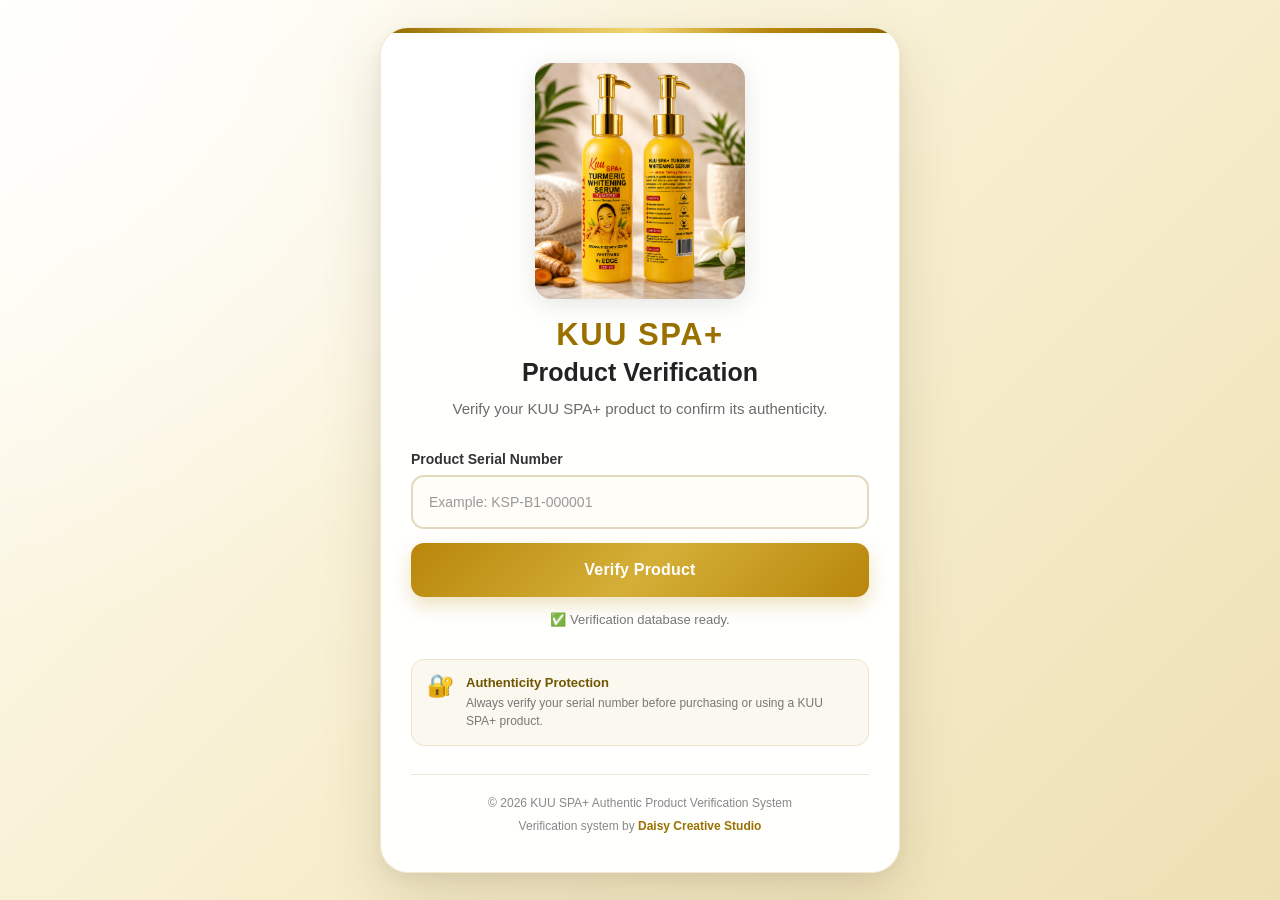
<file: index.html>
<!DOCTYPE html><html lang="en">
<head>
    <meta charset="UTF-8">
    <meta name="viewport" content="width=device-width, initial-scale=1.0"><title>KUU SPA+ Product Verification</title>

<meta name="description" content="Official KUU SPA+ product authenticity verification system.">
<meta name="theme-color" content="#b8860b">

<link rel="stylesheet" href="styles.css">

</head><body><main class="container">

    <section class="verification-card">

        <!-- Brand -->
        <header class="brand-section">

            <img
                class="logo"
                src="file_00000000366081f49e0c1df82b188d4a.png"
                alt="KUU SPA+ Turmeric Whitening Serum"
            >

            <div class="brand-name">KUU SPA+</div>

            <h1>Product Verification</h1>

            <p class="subtitle">
                Verify your KUU SPA+ product to confirm its authenticity.
            </p>

        </header>


        <!-- Verification Form -->
        <section class="verification-section">

            <label for="serial">
                Product Serial Number
            </label>

            <input
                id="serial"
                type="text"
                autocomplete="off"
                autocapitalize="characters"
                spellcheck="false"
                placeholder="Example: KSP-B1-000001"
                aria-label="Product Serial Number"
            >

            <button
                id="verifyButton"
                type="button"
                onclick="verifyProduct()"
            >
                <span id="buttonText">Verify Product</span>
            </button>

            <p id="status" class="status">
                Loading verification database...
            </p>

        </section>


        <!-- Verification Result -->
        <section
            id="result"
            aria-live="polite"
        ></section>


        <!-- Security Notice -->
        <div class="security-notice">

            <div class="security-icon">🔐</div>

            <div>
                <strong>Authenticity Protection</strong>

                <p>
                    Always verify your serial number before purchasing
                    or using a KUU SPA+ product.
                </p>
            </div>

        </div>


        <!-- Footer -->
        <footer class="footer">

            <p>
                © <span id="currentYear">2026</span>
                KUU SPA+ Authentic Product Verification System
            </p>

            <p class="powered-by">
                Verification system by
                <strong>Daisy Creative Studio</strong>
            </p>

        </footer>

    </section>

</main>


<!-- Verification Script -->
<script src="script.js"></script>

</body>
</html>
</file>
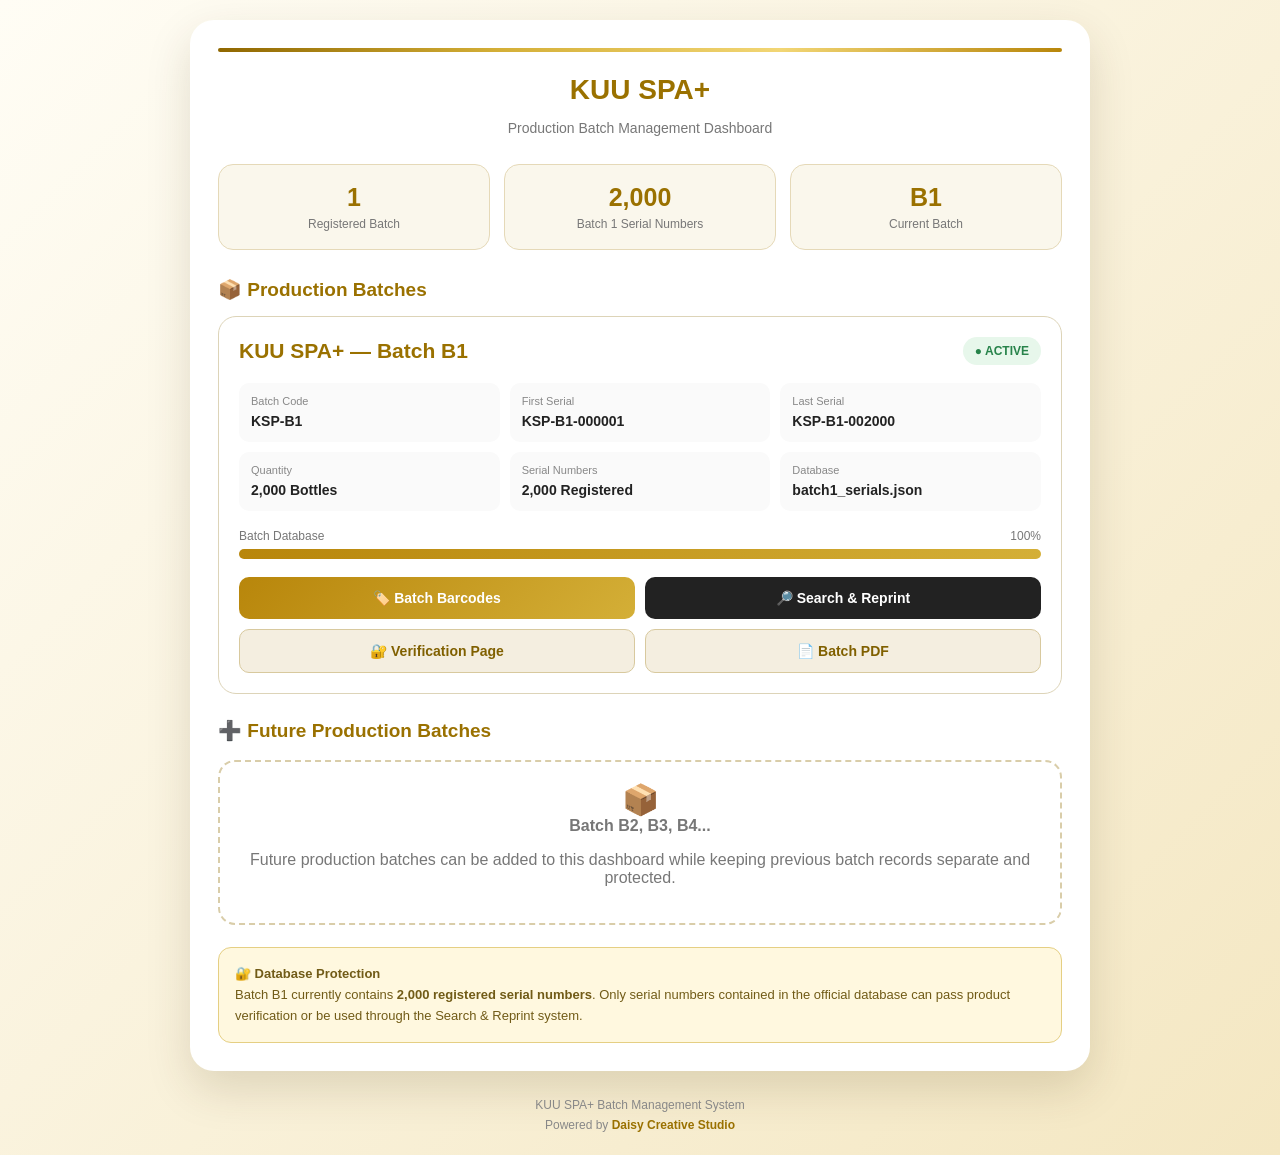
<file: batch-management.html>
<!DOCTYPE html>
<html lang="en">

<head>

<meta charset="UTF-8">

<meta name="viewport" content="width=device-width, initial-scale=1.0">

<title>KUU SPA+ Batch Management</title>

<style>

* {
    box-sizing: border-box;
}

body {
    margin: 0;
    min-height: 100vh;
    font-family: Arial, sans-serif;
    background: linear-gradient(135deg, #fffdf5, #f4e7c2);
    color: #222;
    padding: 20px;
}

.container {
    max-width: 900px;
    margin: auto;
}

.card {
    background: white;
    border-radius: 24px;
    padding: 28px;
    box-shadow: 0 18px 45px rgba(70,50,10,0.15);
}

.top-line {
    height: 4px;
    border-radius: 10px;
    margin-bottom: 22px;

    background: linear-gradient(
        90deg,
        #8f6700,
        #d4af37,
        #f2d675,
        #b8860b
    );
}

h1 {
    text-align: center;
    color: #9a7100;
    margin: 0 0 8px;
    font-size: 28px;
}

.subtitle {
    text-align: center;
    color: #777;
    font-size: 14px;
    margin-bottom: 28px;
}

.dashboard {
    display: grid;
    grid-template-columns: repeat(3, 1fr);
    gap: 14px;
    margin-bottom: 28px;
}

.stat {
    background: #faf7ec;
    border: 1px solid #e5d9b8;
    border-radius: 15px;
    padding: 18px;
    text-align: center;
}

.stat-number {
    font-size: 25px;
    font-weight: bold;
    color: #9a7100;
}

.stat-label {
    margin-top: 5px;
    font-size: 12px;
    color: #777;
}

.section-title {
    color: #9a7100;
    font-size: 19px;
    margin: 25px 0 12px;
}

.batch-card {
    border: 1px solid #ddd4b8;
    border-radius: 18px;
    padding: 20px;
    margin-top: 15px;
    background: #fff;
}

.batch-header {
    display: flex;
    justify-content: space-between;
    align-items: center;
    gap: 10px;
}

.batch-name {
    font-size: 21px;
    font-weight: bold;
    color: #9a7100;
}

.active {
    background: #e7f7eb;
    color: #27834a;
    padding: 7px 12px;
    border-radius: 20px;
    font-size: 12px;
    font-weight: bold;
}

.batch-info {
    display: grid;
    grid-template-columns: repeat(3, 1fr);
    gap: 10px;
    margin-top: 18px;
}

.info-box {
    background: #fafafa;
    border-radius: 10px;
    padding: 12px;
}

.info-title {
    display: block;
    color: #888;
    font-size: 11px;
    margin-bottom: 5px;
}

.info-value {
    font-size: 14px;
    font-weight: bold;
}

.progress-area {
    margin-top: 18px;
}

.progress-label {
    display: flex;
    justify-content: space-between;
    font-size: 12px;
    color: #777;
    margin-bottom: 6px;
}

.progress {
    height: 10px;
    background: #eee7d3;
    border-radius: 20px;
    overflow: hidden;
}

.progress-bar {
    width: 100%;
    height: 100%;
    background: linear-gradient(
        90deg,
        #b8860b,
        #d4af37
    );
}

.buttons {
    display: grid;
    grid-template-columns: 1fr 1fr;
    gap: 10px;
    margin-top: 18px;
}

button {
    border: none;
    border-radius: 10px;
    padding: 13px;
    font-size: 14px;
    font-weight: bold;
    cursor: pointer;
}

.primary {
    background: linear-gradient(
        135deg,
        #b8860b,
        #d4af37
    );
    color: white;
}

.dark {
    background: #222;
    color: white;
}

.secondary {
    background: #f4eee0;
    color: #806000;
    border: 1px solid #d8c99e;
}

.notice {
    margin-top: 22px;
    padding: 16px;
    border-radius: 13px;
    background: #fff8df;
    border: 1px solid #e5cf83;
    color: #715b17;
    font-size: 13px;
    line-height: 1.6;
}

.future {
    margin-top: 18px;
    padding: 20px;
    border: 2px dashed #d9cda9;
    border-radius: 17px;
    text-align: center;
    color: #777;
}

.future-icon {
    font-size: 30px;
}

.footer {
    text-align: center;
    margin-top: 25px;
    color: #888;
    font-size: 12px;
    line-height: 1.6;
}

.footer strong {
    color: #9a7100;
}

@media(max-width:650px) {

    body {
        padding: 12px;
    }

    .card {
        padding: 20px 15px;
    }

    .dashboard {
        grid-template-columns: 1fr 1fr;
    }

    .batch-info {
        grid-template-columns: 1fr;
    }

    .buttons {
        grid-template-columns: 1fr;
    }

    .batch-header {
        align-items: flex-start;
        flex-direction: column;
    }

}

</style>

</head>


<body>


<div class="container">


<div class="card">


<div class="top-line"></div>


<h1>KUU SPA+</h1>

<p class="subtitle">
Production Batch Management Dashboard
</p>


<!-- DASHBOARD SUMMARY -->

<div class="dashboard">


<div class="stat">

<div class="stat-number">
1
</div>

<div class="stat-label">
Registered Batch
</div>

</div>


<div class="stat">

<div class="stat-number">
2,000
</div>

<div class="stat-label">
Batch 1 Serial Numbers
</div>

</div>


<div class="stat">

<div class="stat-number">
B1
</div>

<div class="stat-label">
Current Batch
</div>

</div>


</div>


<h2 class="section-title">
📦 Production Batches
</h2>


<!-- BATCH 1 -->

<div class="batch-card">


<div class="batch-header">

<div class="batch-name">
KUU SPA+ — Batch B1
</div>

<div class="active">
● ACTIVE
</div>

</div>


<div class="batch-info">


<div class="info-box">

<span class="info-title">
Batch Code
</span>

<span class="info-value">
KSP-B1
</span>

</div>


<div class="info-box">

<span class="info-title">
First Serial
</span>

<span class="info-value">
KSP-B1-000001
</span>

</div>


<div class="info-box">

<span class="info-title">
Last Serial
</span>

<span class="info-value">
KSP-B1-002000
</span>

</div>


<div class="info-box">

<span class="info-title">
Quantity
</span>

<span class="info-value">
2,000 Bottles
</span>

</div>


<div class="info-box">

<span class="info-title">
Serial Numbers
</span>

<span class="info-value">
2,000 Registered
</span>

</div>


<div class="info-box">

<span class="info-title">
Database
</span>

<span class="info-value">
batch1_serials.json
</span>

</div>


</div>


<div class="progress-area">

<div class="progress-label">

<span>
Batch Database
</span>

<span>
100%
</span>

</div>


<div class="progress">

<div class="progress-bar"></div>

</div>

</div>


<div class="buttons">


<button
class="primary"
onclick="openBarcode()"
>
🏷️ Batch Barcodes
</button>


<button
class="dark"
onclick="openSearch()"
>
🔎 Search & Reprint
</button>


<button
class="secondary"
onclick="openVerification()"
>
🔐 Verification Page
</button>


<button
class="secondary"
onclick="openBatchPDF()"
>
📄 Batch PDF
</button>


</div>


</div>


<!-- FUTURE BATCHES -->

<h2 class="section-title">
➕ Future Production Batches
</h2>


<div class="future">

<div class="future-icon">
📦
</div>

<strong>
Batch B2, B3, B4...
</strong>

<p>
Future production batches can be added to this
dashboard while keeping previous batch records
separate and protected.
</p>

</div>


<div class="notice">

<strong>🔐 Database Protection</strong><br>

Batch B1 currently contains
<strong>2,000 registered serial numbers</strong>.
Only serial numbers contained in the official
database can pass product verification or be
used through the Search & Reprint system.

</div>


</div>


<div class="footer">

KUU SPA+ Batch Management System<br>

Powered by
<strong>Daisy Creative Studio</strong>

</div>


</div>



<script>


function openBarcode() {

    window.location.href =
        "batch-barcodes.html";

}


function openSearch() {

    window.location.href =
        "search-reprint.html";

}


function openVerification() {

    window.location.href =
        "index.html";

}


function openBatchPDF() {

    window.location.href =
        "batch-barcodes.html";

}


</script>


</body>

  </html>
</file>
<file: styles.css>
/* =========================================================
KUU SPA+ PRODUCT VERIFICATION SYSTEM
Version 2.0
Daisy Creative Studio
========================================================= */

/* -------------------------
GLOBAL RESET
------------------------- */

* {
  margin: 0;
  padding: 0;
  box-sizing: border-box;
  }

html {
scroll-behavior: smooth;
}

body {
min-height: 100vh;
font-family:
-apple-system,
BlinkMacSystemFont,
"Segoe UI",
Roboto,
Arial,
sans-serif;

background:
    radial-gradient(
        circle at top left,
        rgba(255, 255, 255, 0.95),
        transparent 40%
    ),
    linear-gradient(
        135deg,
        #fffdf5 0%,
        #f8efd0 50%,
        #eee0b4 100%
    );

color: #252525;

display: flex;
justify-content: center;
align-items: center;

padding: 25px 15px;

}

/* -------------------------
MAIN CONTAINER
------------------------- */

.container {
width: 100%;
max-width: 520px;
margin: auto;
}

/* -------------------------
MAIN CARD
------------------------- */

.verification-card {
width: 100%;

background: rgba(255, 255, 255, 0.97);

border: 1px solid rgba(184, 134, 11, 0.18);

border-radius: 28px;

padding: 35px 30px;

box-shadow:
    0 25px 60px rgba(80, 60, 20, 0.15),
    0 5px 15px rgba(0, 0, 0, 0.05);

position: relative;

overflow: hidden;

}

/* Decorative top line */

.verification-card::before {
content: "";

position: absolute;

top: 0;
left: 0;

width: 100%;
height: 5px;

background:
    linear-gradient(
        90deg,
        #8f6700,
        #d4af37,
        #f2d675,
        #b8860b,
        #8f6700
    );

}

/* -------------------------
BRAND SECTION
------------------------- */

.brand-section {
text-align: center;

margin-bottom: 30px;

}

.logo {
display: block;

width: 210px;
max-width: 75%;

height: auto;

margin: 0 auto 18px;

border-radius: 16px;

object-fit: contain;

filter:
    drop-shadow(
        0 5px 12px rgba(0, 0, 0, 0.10)
    );

}

.brand-name {
color: #9a7100;

font-size: 31px;

font-weight: 800;

letter-spacing: 1.5px;

margin-bottom: 5px;

}

.brand-section h1 {
font-size: 25px;

font-weight: 700;

color: #222;

margin-bottom: 10px;

}

.subtitle {
max-width: 390px;

margin: 0 auto;

color: #6b6b6b;

font-size: 15px;

line-height: 1.6;

}

/* -------------------------
VERIFICATION SECTION
------------------------- */

.verification-section {
margin-top: 10px;
}

.verification-section label {
display: block;

text-align: left;

font-size: 14px;

font-weight: 700;

color: #333;

margin-bottom: 8px;

}

#serial {
width: 100%;

min-height: 54px;

padding: 15px 16px;

border: 2px solid #e1d8bd;

border-radius: 13px;

background: #fffdf8;

color: #222;

font-size: 16px;

outline: none;

transition:
    border-color 0.2s ease,
    box-shadow 0.2s ease,
    background 0.2s ease;

}

#serial::placeholder {
color: #999;

font-size: 14px;

}

#serial:focus {
border-color: #b8860b;

background: #ffffff;

box-shadow:
    0 0 0 4px rgba(184, 134, 11, 0.10);

}

/* -------------------------
VERIFY BUTTON
------------------------- */

#verifyButton {
width: 100%;

min-height: 54px;

margin-top: 14px;

border: none;

border-radius: 13px;

background:
    linear-gradient(
        135deg,
        #b8860b,
        #d4af37,
        #b8860b
    );

color: #ffffff;

font-size: 16px;

font-weight: 700;

letter-spacing: 0.2px;

cursor: pointer;

box-shadow:
    0 8px 18px rgba(184, 134, 11, 0.25);

transition:
    transform 0.15s ease,
    box-shadow 0.15s ease,
    opacity 0.15s ease;

}

#verifyButton:hover {
transform: translateY(-1px);

box-shadow:
    0 11px 22px rgba(184, 134, 11, 0.30);

}

#verifyButton:active {
transform: translateY(1px);

box-shadow:
    0 5px 12px rgba(184, 134, 11, 0.20);

}

#verifyButton:disabled {
cursor: not-allowed;

opacity: 0.7;

transform: none;

}

/* -------------------------
STATUS
------------------------- */

.status {
min-height: 22px;

margin-top: 13px;

text-align: center;

font-size: 13px;

color: #777;

line-height: 1.5;

}

/* -------------------------
RESULT CARDS
------------------------- */

.result-card {
margin-top: 22px;

padding: 24px 20px;

border-radius: 17px;

text-align: center;

animation:
    resultAppear 0.35s ease;

}

@keyframes resultAppear {

from {
    opacity: 0;
    transform: translateY(10px);
}

to {
    opacity: 1;
    transform: translateY(0);
}

}

/* SUCCESS */

.success {
background:
linear-gradient(
135deg,
#f1fff5,
#e5f8eb
);

border: 1px solid #80c995;

color: #174d29;

}

.success .badge {
color: #20863f;
}

/* ERROR */

.error {
background:
linear-gradient(
135deg,
#fff6f6,
#ffe8e8
);

border: 1px solid #e29a9a;

color: #741b1b;

}

.error .badge {
color: #c62828;
}

/* RESULT ICON */

.badge {
font-size: 42px;

line-height: 1;

margin-bottom: 12px;

}

.result-card h2 {
font-size: 21px;

margin-bottom: 12px;

letter-spacing: 0.3px;

}

.result-card h3 {
margin: 8px 0;

font-size: 18px;

letter-spacing: 1px;

word-break: break-word;

}

.result-card p {
font-size: 14px;

line-height: 1.6;

margin-top: 7px;

}

/* -------------------------
PRODUCT DETAILS
------------------------- */

.product-details {
margin-top: 18px;

padding-top: 16px;

border-top: 1px solid rgba(0, 0, 0, 0.10);

text-align: left;

}

.product-details p {
margin: 6px 0;
}

/* -------------------------
VERIFY ANOTHER BUTTON
------------------------- */

.verify-again {
margin-top: 16px;

width: 100%;

padding: 12px 15px;

border: 1px solid #b8860b;

border-radius: 10px;

background: transparent;

color: #9a7100;

font-size: 14px;

font-weight: 700;

cursor: pointer;

}

.verify-again:hover {
background: rgba(184, 134, 11, 0.08);
}

/* -------------------------
SECURITY NOTICE
------------------------- */

.security-notice {
display: flex;

gap: 12px;

align-items: flex-start;

margin-top: 27px;

padding: 15px;

border-radius: 13px;

background: #faf8ef;

border: 1px solid #eee5c8;

text-align: left;

}

.security-icon {
font-size: 22px;

line-height: 1;

}

.security-notice strong {
display: block;

font-size: 13px;

color: #705500;

margin-bottom: 4px;

}

.security-notice p {
color: #777;

font-size: 12px;

line-height: 1.5;

}

/* -------------------------
FOOTER
------------------------- */

.footer {
margin-top: 28px;

padding-top: 18px;

border-top: 1px solid #eee8d6;

text-align: center;

color: #888;

font-size: 12px;

line-height: 1.7;

}

.powered-by {
margin-top: 3px;
}

.powered-by strong {
color: #9a7100;
}

/* -------------------------
LOADING ANIMATION
------------------------- */

.loading {
display: inline-flex;

align-items: center;

gap: 8px;

}

.loading::before {
content: "";

width: 12px;
height: 12px;

border: 2px solid #d8c58c;

border-top-color: #b8860b;

border-radius: 50%;

animation:
    spin 0.8s linear infinite;

}

@keyframes spin {

to {
    transform: rotate(360deg);
}

}

/* -------------------------
MOBILE
------------------------- */
.print-button {
    width: 100%;
    margin-top: 15px;
    padding: 14px;

    border: none;
    border-radius: 12px;

    background: #222;
    color: white;

    font-size: 15px;
    font-weight: 700;

    cursor: pointer;
}

.print-button:hover {
    opacity: 0.9;
}
@media (max-width: 600px) {

body {
    padding: 15px 10px;

    align-items: flex-start;
}


.container {
    margin-top: 15px;
}


.verification-card {
    padding: 30px 20px;

    border-radius: 22px;
}


.logo {
    width: 185px;
}


.brand-name {
    font-size: 28px;
}


.brand-section h1 {
    font-size: 22px;
}


.subtitle {
    font-size: 14px;
}


#serial,
#verifyButton {
    min-height: 52px;
}

}

/* -------------------------
SMALL PHONES
------------------------- */

@media (max-width: 360px) {

.verification-card {
    padding: 25px 16px;
}


.brand-name {
    font-size: 25px;
}


.brand-section h1 {
    font-size: 20px;
}


.logo {
    width: 165px;
}

}
</file>
